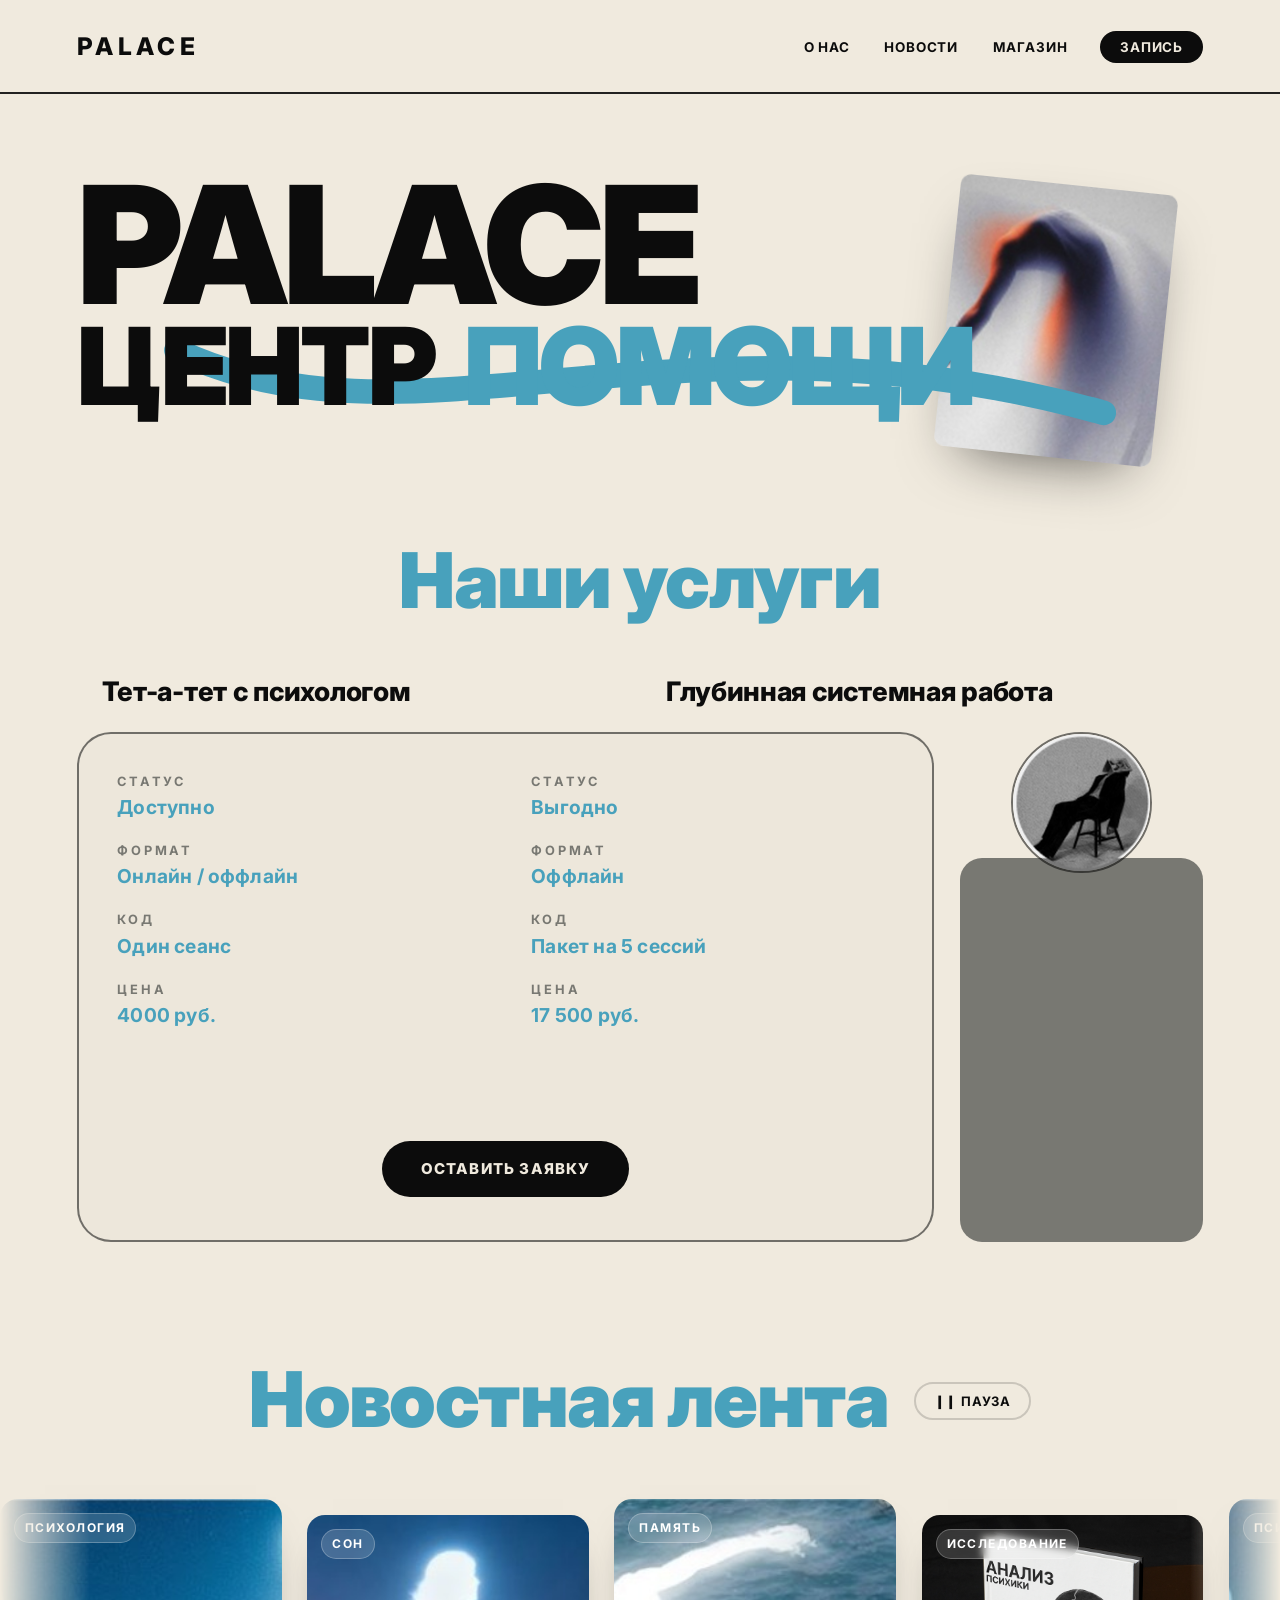
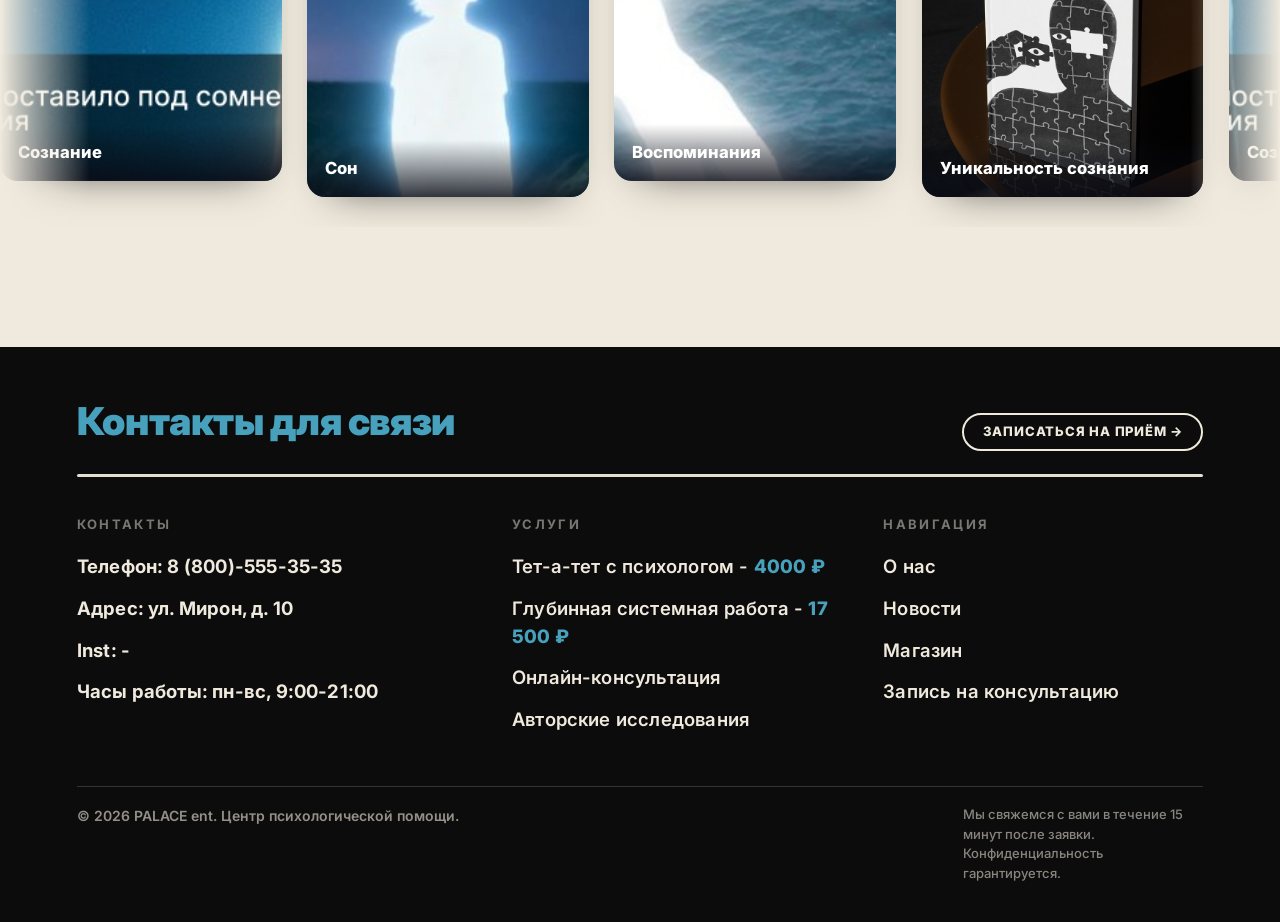
<file: index.html>
<!DOCTYPE html>
<html lang="ru">
<head>
<meta charset="UTF-8">
<meta name="viewport" content="width=device-width, initial-scale=1">
<title>PALACE — Центр помощи · Психология</title>
<meta name="description" content="PALACE — центр психологической помощи. Тет-а-тет с психологом и глубинная системная работа. Онлайн и оффлайн.">
<link rel="preconnect" href="https://fonts.googleapis.com">
<link rel="preconnect" href="https://fonts.gstatic.com" crossorigin>
<link href="https://fonts.googleapis.com/css2?family=Inter:wght@400;500;600;700;800;900&display=swap" rel="stylesheet">
<link rel="stylesheet" href="assets/css/style.css">
</head>
<body>

<header class="site-header">
  <nav class="nav container" aria-label="Главная навигация">
    <a class="brand" href="index.html">PALACE</a>
    <button class="burger" aria-label="Открыть меню" aria-expanded="false" aria-controls="primary-nav"><span></span><span></span><span></span></button>
    <ul class="nav-list" id="primary-nav">
      <li><a data-page="o-nas.html" href="o-nas.html">О нас</a></li>
      <li><a data-page="novosti.html" href="novosti.html">Новости</a></li>
      <li><a data-page="magazin.html" href="magazin.html">Магазин</a></li>
      <li><a class="nav-cta" data-page="zapis.html" href="zapis.html">Запись</a></li>
    </ul>
  </nav>
</header>

<main>
  <section class="hero container">
    <div class="hero-grid">
      <div class="hero-photo"><img loading="eager" fetchpriority="high" decoding="async" src="assets/img/hero-arm.jpg" alt="Абстрактный образ" width="298" height="374"></div>
      <div class="hero-swoosh" aria-hidden="true">
        <svg viewBox="0 0 1000 120" preserveAspectRatio="none">
          <path d="M10,30 C260,150 540,-30 990,96"></path>
        </svg>
      </div>
      <h1>
        <span class="line line-1">PALACE</span>
        <span class="line line-2"><span class="b">ЦЕНТР&nbsp;</span><span class="t">ПОМОЩИ</span></span>
      </h1>
    </div>
  </section>

  <section class="services container" id="services">
    <h2 class="section-title reveal">Наши услуги</h2>

    <div class="services-head reveal" data-d="1">
      <h3>Тет-а-тет с психологом</h3>
      <h3>Глубинная системная работа</h3>
    </div>

    <div class="services-wrap reveal" data-d="2">
      <div class="services-card">
        <div class="services-cols">
          <div class="spec">
            <div class="spec-row"><span class="k">Статус</span><span class="v">Доступно</span></div>
            <div class="spec-row"><span class="k">Формат</span><span class="v">Онлайн / оффлайн</span></div>
            <div class="spec-row"><span class="k">Код</span><span class="v">Один сеанс</span></div>
            <div class="spec-row"><span class="k">Цена</span><span class="v">4000 руб.</span></div>
          </div>
          <div class="spec">
            <div class="spec-row"><span class="k">Статус</span><span class="v">Выгодно</span></div>
            <div class="spec-row"><span class="k">Формат</span><span class="v">Оффлайн</span></div>
            <div class="spec-row"><span class="k">Код</span><span class="v">Пакет на 5 сессий</span></div>
            <div class="spec-row"><span class="k">Цена</span><span class="v">17 500 руб.</span></div>
          </div>
        </div>
        <a class="btn" href="zapis.html">Оставить заявку</a>
      </div>

      <aside class="services-aside" aria-hidden="true">
        <div class="disc"><img loading="lazy" decoding="async" src="assets/img/services-animal.jpg" alt=""></div>
        <div class="panel"></div>
      </aside>
    </div>
  </section>

  <section class="lenta">
    <div class="container">
      <div class="lenta-head reveal">
        <h2 class="section-title">Новостная лента</h2>
        <button class="ticker-toggle" id="tickerToggle" type="button" aria-pressed="false" aria-label="Поставить ленту на паузу">
          <span class="i-pause">❙❙&nbsp;Пауза</span><span class="i-play">▶&nbsp;Пуск</span>
        </button>
      </div>
    </div>
    <div class="ticker reveal" data-d="1">
      <div class="ticker-track">
        <a class="tcard" href="novost.html"><span class="tag">Психология</span><img loading="lazy" decoding="async" src="assets/img/news-soznanie.jpg" alt="Сознание"><span class="cap">Сознание</span></a>
        <a class="tcard" href="novost.html"><span class="tag">Сон</span><img loading="lazy" decoding="async" src="assets/img/news-son.jpg" alt="Сон"><span class="cap">Сон</span></a>
        <a class="tcard" href="novost.html"><span class="tag">Память</span><img loading="lazy" decoding="async" src="assets/img/news-vospominaniya.jpg" alt="Воспоминания"><span class="cap">Воспоминания</span></a>
        <a class="tcard" href="novost.html"><span class="tag">Исследование</span><img loading="lazy" decoding="async" src="assets/img/article-soznanie.jpg" alt="Исследование сознания"><span class="cap">Уникальность сознания</span></a>
      </div>
    </div>
  </section>
</main>

<footer class="site-footer">
  <div class="container">
    <div class="footer-top">
      <h2 class="footer-head">Контакты для связи</h2>
      <a class="footer-cta" href="zapis.html">Записаться на приём →</a>
    </div>
    <div class="footer-rule"></div>
    <div class="footer-grid">
      <div class="footer-col">
        <h3>Контакты</h3>
        <p>Телефон: 8 (800)-555-35-35</p>
        <p>Адрес: ул. Мирон, д. 10</p>
        <p>Inst: -</p>
        <p>Часы работы: пн-вс, 9:00-21:00</p>
      </div>
      <div class="footer-col footer-services">
        <h3>Услуги</h3>
        <ul>
          <li><a href="zapis.html">Тет-а-тет с психологом - <span class="price">4000 ₽</span></a></li>
          <li><a href="zapis.html">Глубинная системная работа - <span class="price">17 500 ₽</span></a></li>
          <li><a href="zapis.html">Онлайн-консультация</a></li>
          <li><a href="magazin.html">Авторские исследования</a></li>
        </ul>
      </div>
      <div class="footer-col footer-links">
        <h3>Навигация</h3>
        <ul>
          <li><a href="o-nas.html">О нас</a></li>
          <li><a href="novosti.html">Новости</a></li>
          <li><a href="magazin.html">Магазин</a></li>
          <li><a href="zapis.html">Запись на консультацию</a></li>
        </ul>
      </div>
    </div>
    <div class="footer-bottom">
      <span>© 2026 PALACE ent. Центр психологической помощи.</span>
      <span class="footer-note">Мы свяжемся с вами в течение 15 минут после заявки. Конфиденциальность гарантируется.</span>
    </div>
  </div>
</footer>

<script src="assets/js/main.js"></script>
</body>
</html>
</file>
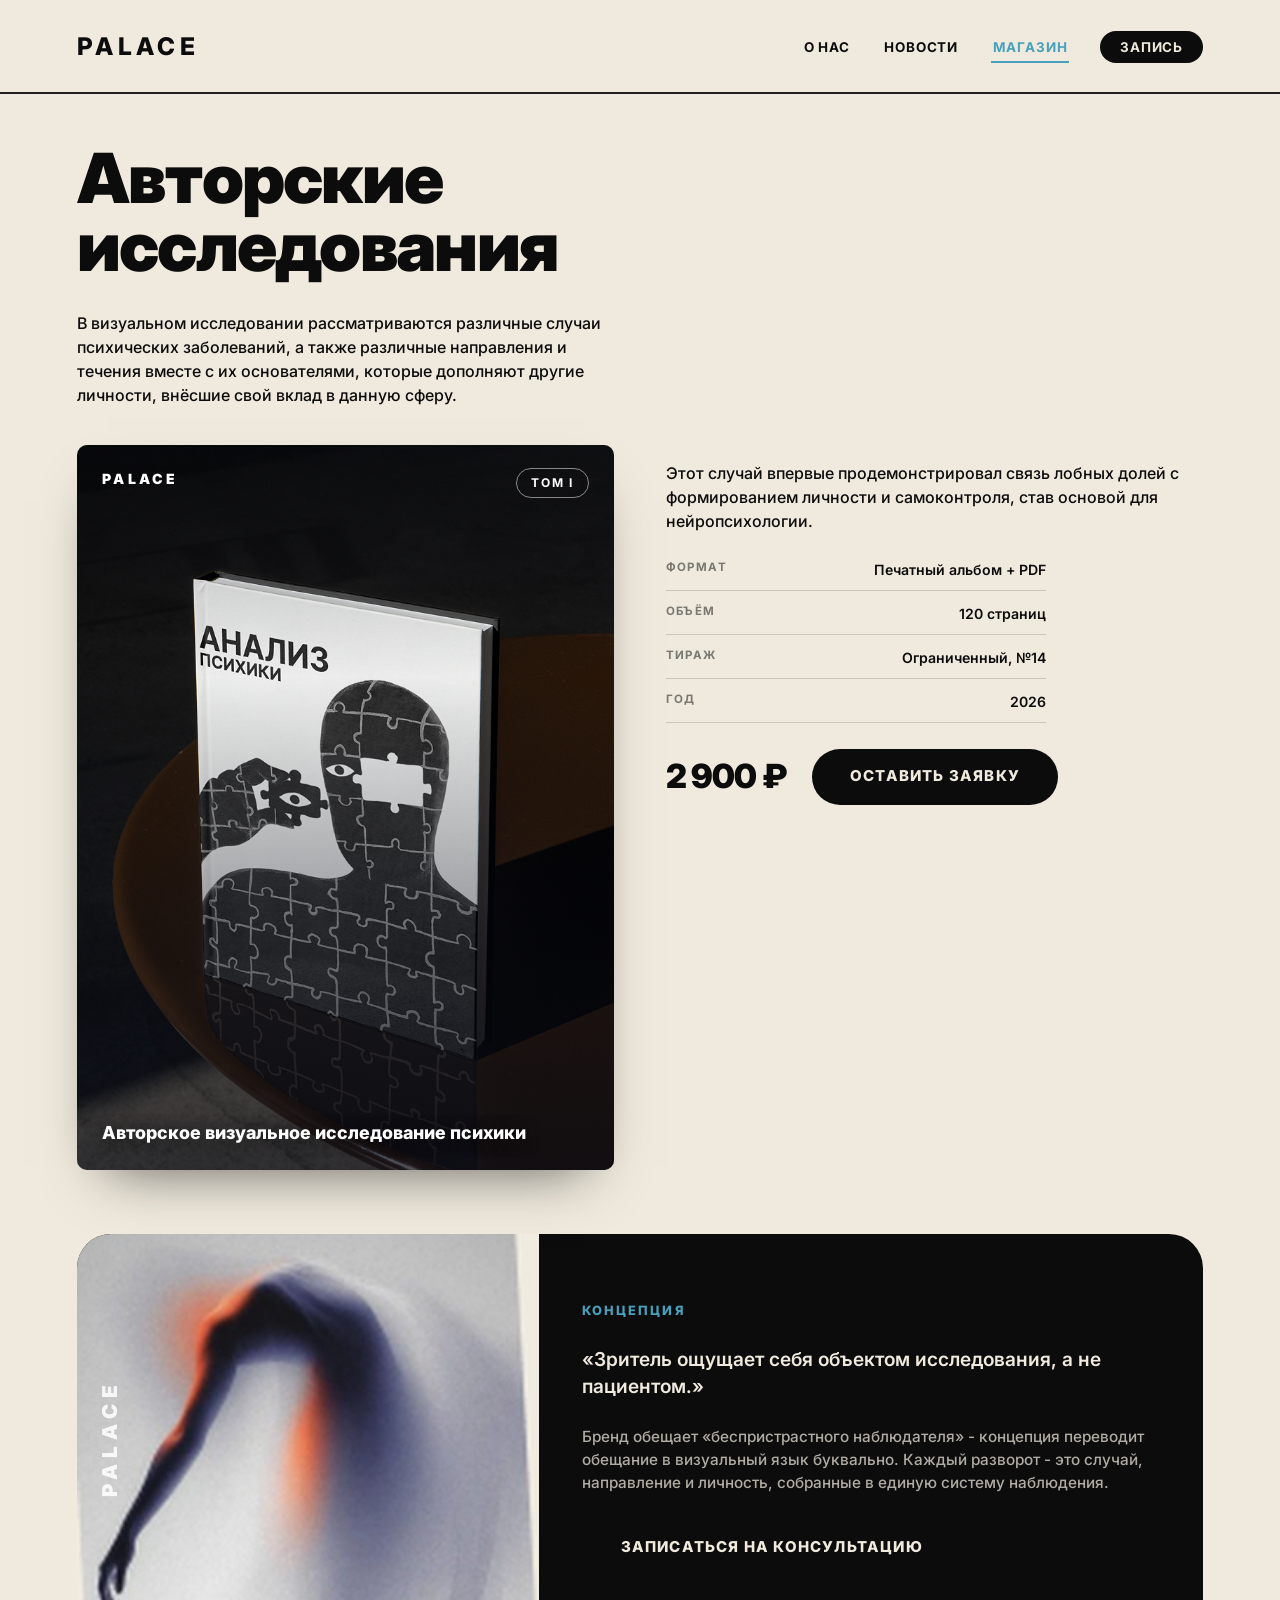
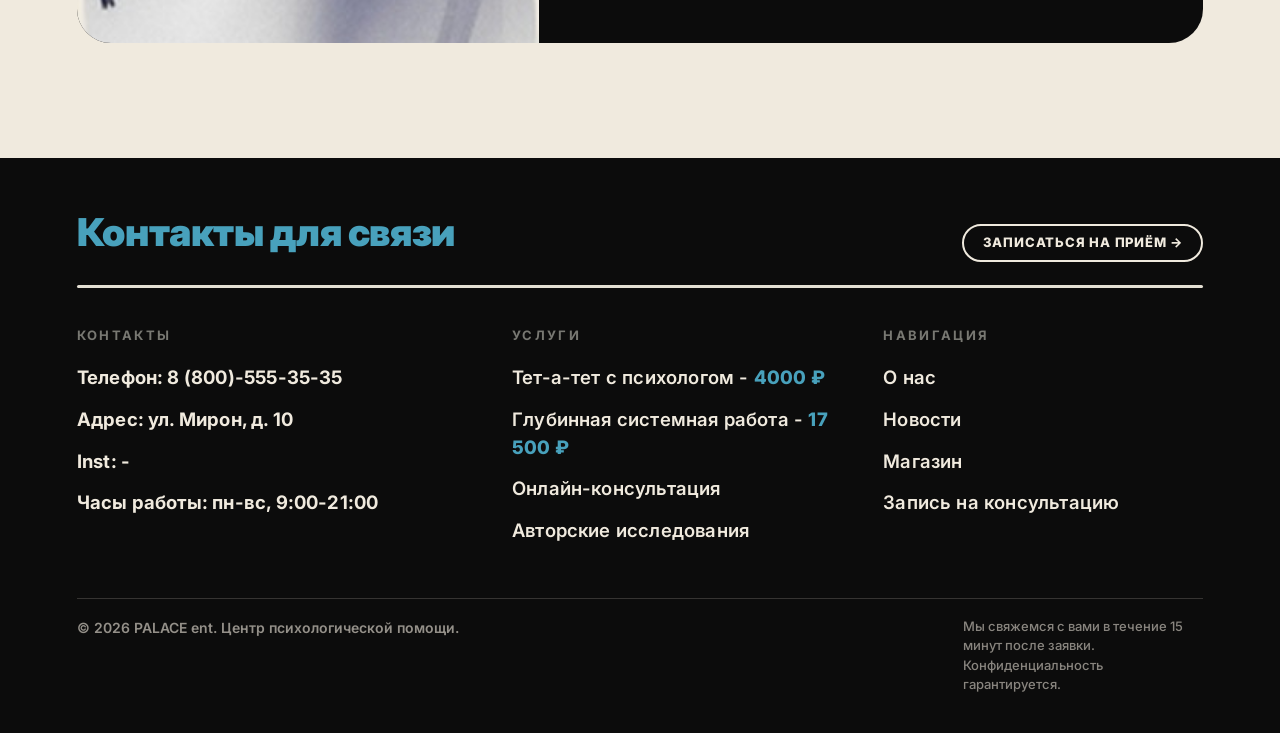
<file: magazin.html>
<!DOCTYPE html>
<html lang="ru">
<head>
<meta charset="UTF-8">
<meta name="viewport" content="width=device-width, initial-scale=1">
<title>Магазин - Авторские исследования · PALACE</title>
<meta name="description" content="Авторские визуальные исследования PALACE: случаи, направления и основатели в психологии.">
<link rel="preconnect" href="https://fonts.googleapis.com">
<link rel="preconnect" href="https://fonts.gstatic.com" crossorigin>
<link href="https://fonts.googleapis.com/css2?family=Inter:wght@400;500;600;700;800;900&display=swap" rel="stylesheet">
<link rel="stylesheet" href="assets/css/style.css">
<style>
  .shop-title{font-size:clamp(36px,5.4vw,90px);font-weight:900;letter-spacing:-.025em;line-height:.98;margin:0 0 clamp(20px,2.4vw,30px)}
  .shop-fig{position:relative;aspect-ratio:766/1032;border-radius:10px;overflow:hidden;box-shadow:0 26px 56px -30px rgba(12,12,12,.7)}
  .shop-fig img{position:absolute;inset:0;width:100%;height:100%;object-fit:cover;transition:transform .9s var(--ease)}
  .shop-fig:hover img{transform:scale(1.05)}
  .shop-fig::after{content:"";position:absolute;inset:0;background:linear-gradient(180deg,rgba(8,10,20,.28) 0%,transparent 32%,rgba(8,10,20,.72) 100%)}
  .shop-fig>span{position:absolute;z-index:2;color:#fff}
  .shop-fig .pal{top:clamp(16px,1.8vw,26px);left:clamp(18px,2vw,28px);font-weight:900;letter-spacing:.22em;font-size:clamp(14px,1.1vw,18px)}
  .shop-fig .vol{top:clamp(16px,1.8vw,26px);right:clamp(18px,2vw,28px);border:1.5px solid rgba(255,255,255,.5);border-radius:99px;padding:5px 14px;font-size:12px;font-weight:700;letter-spacing:.14em}
  .shop-fig .label{left:clamp(18px,2vw,30px);right:clamp(18px,2vw,30px);bottom:clamp(18px,2vw,30px);font-weight:800;font-size:clamp(16px,1.4vw,24px);text-shadow:0 2px 16px rgba(0,0,0,.55);line-height:1.2}
  .shop-meta{list-style:none;margin:clamp(18px,2vw,26px) 0;padding:0;display:grid;gap:12px;max-width:380px}
  .shop-meta li{display:flex;justify-content:space-between;gap:16px;border-bottom:1px solid var(--line-soft);padding-bottom:10px;font-weight:600;font-size:clamp(14px,1.1vw,18px)}
  .shop-meta li .mk{color:var(--gray);text-transform:uppercase;letter-spacing:.12em;font-size:clamp(11px,.9vw,14px);font-weight:700}
  .shop-buy{display:flex;align-items:center;gap:clamp(16px,2vw,28px);flex-wrap:wrap;margin-top:clamp(8px,1.5vw,16px)}
  .shop-buy .bprice{font-weight:900;font-size:clamp(26px,2.6vw,42px);letter-spacing:-.02em}
  .research-strip{margin-top:clamp(44px,5vw,88px);display:grid;grid-template-columns:.82fr 1.18fr;gap:0;background:var(--ink);color:var(--cream);border-radius:var(--r-lg);overflow:hidden}
  .research-strip .rs-img{position:relative;min-height:clamp(260px,32vw,460px)}
  .research-strip .rs-img img{position:absolute;inset:0;width:100%;height:100%;object-fit:cover}
  .research-strip .rs-img .vbrand{position:absolute;top:50%;left:18px;transform:translateY(-50%) rotate(180deg);writing-mode:vertical-rl;font-weight:900;letter-spacing:.3em;color:rgba(255,255,255,.85);font-size:clamp(16px,1.6vw,26px)}
  .research-strip .rs-body{padding:clamp(26px,3.4vw,60px);display:flex;flex-direction:column;justify-content:center;gap:clamp(18px,2vw,30px)}
  .research-strip .rs-body .tag{color:var(--blue);font-weight:800;letter-spacing:.16em;text-transform:uppercase;font-size:clamp(12px,1vw,15px)}
  .research-strip .rs-body p{margin:0;font-size:clamp(16px,1.5vw,26px);line-height:1.4;font-weight:600}
  .research-strip .rs-body p.small{font-size:clamp(14px,1.2vw,20px);color:rgba(240,234,222,.72);font-weight:500;line-height:1.5}
  @media(max-width:860px){.research-strip{grid-template-columns:1fr}}
</style>
</head>
<body>

<header class="site-header">
  <nav class="nav container" aria-label="Главная навигация">
    <a class="brand" href="index.html">PALACE</a>
    <button class="burger" aria-label="Открыть меню" aria-expanded="false" aria-controls="primary-nav"><span></span><span></span><span></span></button>
    <ul class="nav-list" id="primary-nav">
      <li><a data-page="o-nas.html" href="o-nas.html">О нас</a></li>
      <li><a data-page="novosti.html" href="novosti.html">Новости</a></li>
      <li><a data-page="magazin.html" href="magazin.html">Магазин</a></li>
      <li><a class="nav-cta" data-page="zapis.html" href="zapis.html">Запись</a></li>
    </ul>
  </nav>
</header>

<main class="page container">
  <h1 class="shop-title reveal">Авторские<br>исследования</h1>
  <p class="prose reveal" data-d="1" style="max-width:54ch">В визуальном исследовании рассматриваются различные случаи психических заболеваний, а также различные направления и течения вместе с их основателями, которые дополняют другие личности, внёсшие свой вклад в данную сферу.</p>

  <div class="shop-grid">
    <figure class="shop-fig reveal" data-d="1" style="margin:0">
      <img loading="lazy" decoding="async" src="assets/img/article-soznanie.jpg" alt="Обложка авторского исследования">
      <span class="pal">PALACE</span>
      <span class="vol">ТОМ&nbsp;I</span>
      <span class="label">Авторское визуальное исследование психики</span>
    </figure>

    <div class="shop-text reveal" data-d="2">
      <p class="prose">Этот случай впервые продемонстрировал связь лобных долей с формированием личности и самоконтроля, став основой для нейропсихологии.</p>
      <ul class="shop-meta">
        <li><span class="mk">Формат</span><span>Печатный альбом + PDF</span></li>
        <li><span class="mk">Объём</span><span>120 страниц</span></li>
        <li><span class="mk">Тираж</span><span>Ограниченный, №14</span></li>
        <li><span class="mk">Год</span><span>2026</span></li>
      </ul>
      <div class="shop-buy">
        <span class="bprice">2 900 ₽</span>
        <a class="btn" href="zapis.html">Оставить заявку</a>
      </div>
    </div>
  </div>

  <section class="research-strip reveal" data-d="1">
    <div class="rs-img">
      <img loading="lazy" decoding="async" src="assets/img/hero-arm.jpg" alt="Визуальный образ исследования">
      <span class="vbrand" aria-hidden="true">PALACE</span>
    </div>
    <div class="rs-body">
      <span class="tag">Концепция</span>
      <p>«Зритель ощущает себя объектом исследования, а не пациентом.»</p>
      <p class="small">Бренд обещает «беспристрастного наблюдателя» - концепция переводит обещание в визуальный язык буквально. Каждый разворот - это случай, направление и личность, собранные в единую систему наблюдения.</p>
      <a class="btn" href="zapis.html" style="align-self:flex-start">Записаться на консультацию</a>
    </div>
  </section>
</main>

<footer class="site-footer">
  <div class="container">
    <div class="footer-top">
      <h2 class="footer-head">Контакты для связи</h2>
      <a class="footer-cta" href="zapis.html">Записаться на приём →</a>
    </div>
    <div class="footer-rule"></div>
    <div class="footer-grid">
      <div class="footer-col">
        <h3>Контакты</h3>
        <p>Телефон: 8 (800)-555-35-35</p>
        <p>Адрес: ул. Мирон, д. 10</p>
        <p>Inst: -</p>
        <p>Часы работы: пн-вс, 9:00-21:00</p>
      </div>
      <div class="footer-col footer-services">
        <h3>Услуги</h3>
        <ul>
          <li><a href="zapis.html">Тет-а-тет с психологом - <span class="price">4000 ₽</span></a></li>
          <li><a href="zapis.html">Глубинная системная работа - <span class="price">17 500 ₽</span></a></li>
          <li><a href="zapis.html">Онлайн-консультация</a></li>
          <li><a href="magazin.html">Авторские исследования</a></li>
        </ul>
      </div>
      <div class="footer-col footer-links">
        <h3>Навигация</h3>
        <ul>
          <li><a href="o-nas.html">О нас</a></li>
          <li><a href="novosti.html">Новости</a></li>
          <li><a href="magazin.html">Магазин</a></li>
          <li><a href="zapis.html">Запись на консультацию</a></li>
        </ul>
      </div>
    </div>
    <div class="footer-bottom">
      <span>© 2026 PALACE ent. Центр психологической помощи.</span>
      <span class="footer-note">Мы свяжемся с вами в течение 15 минут после заявки. Конфиденциальность гарантируется.</span>
    </div>
  </div>
</footer>

<script src="assets/js/main.js"></script>
</body>
</html>
</file>
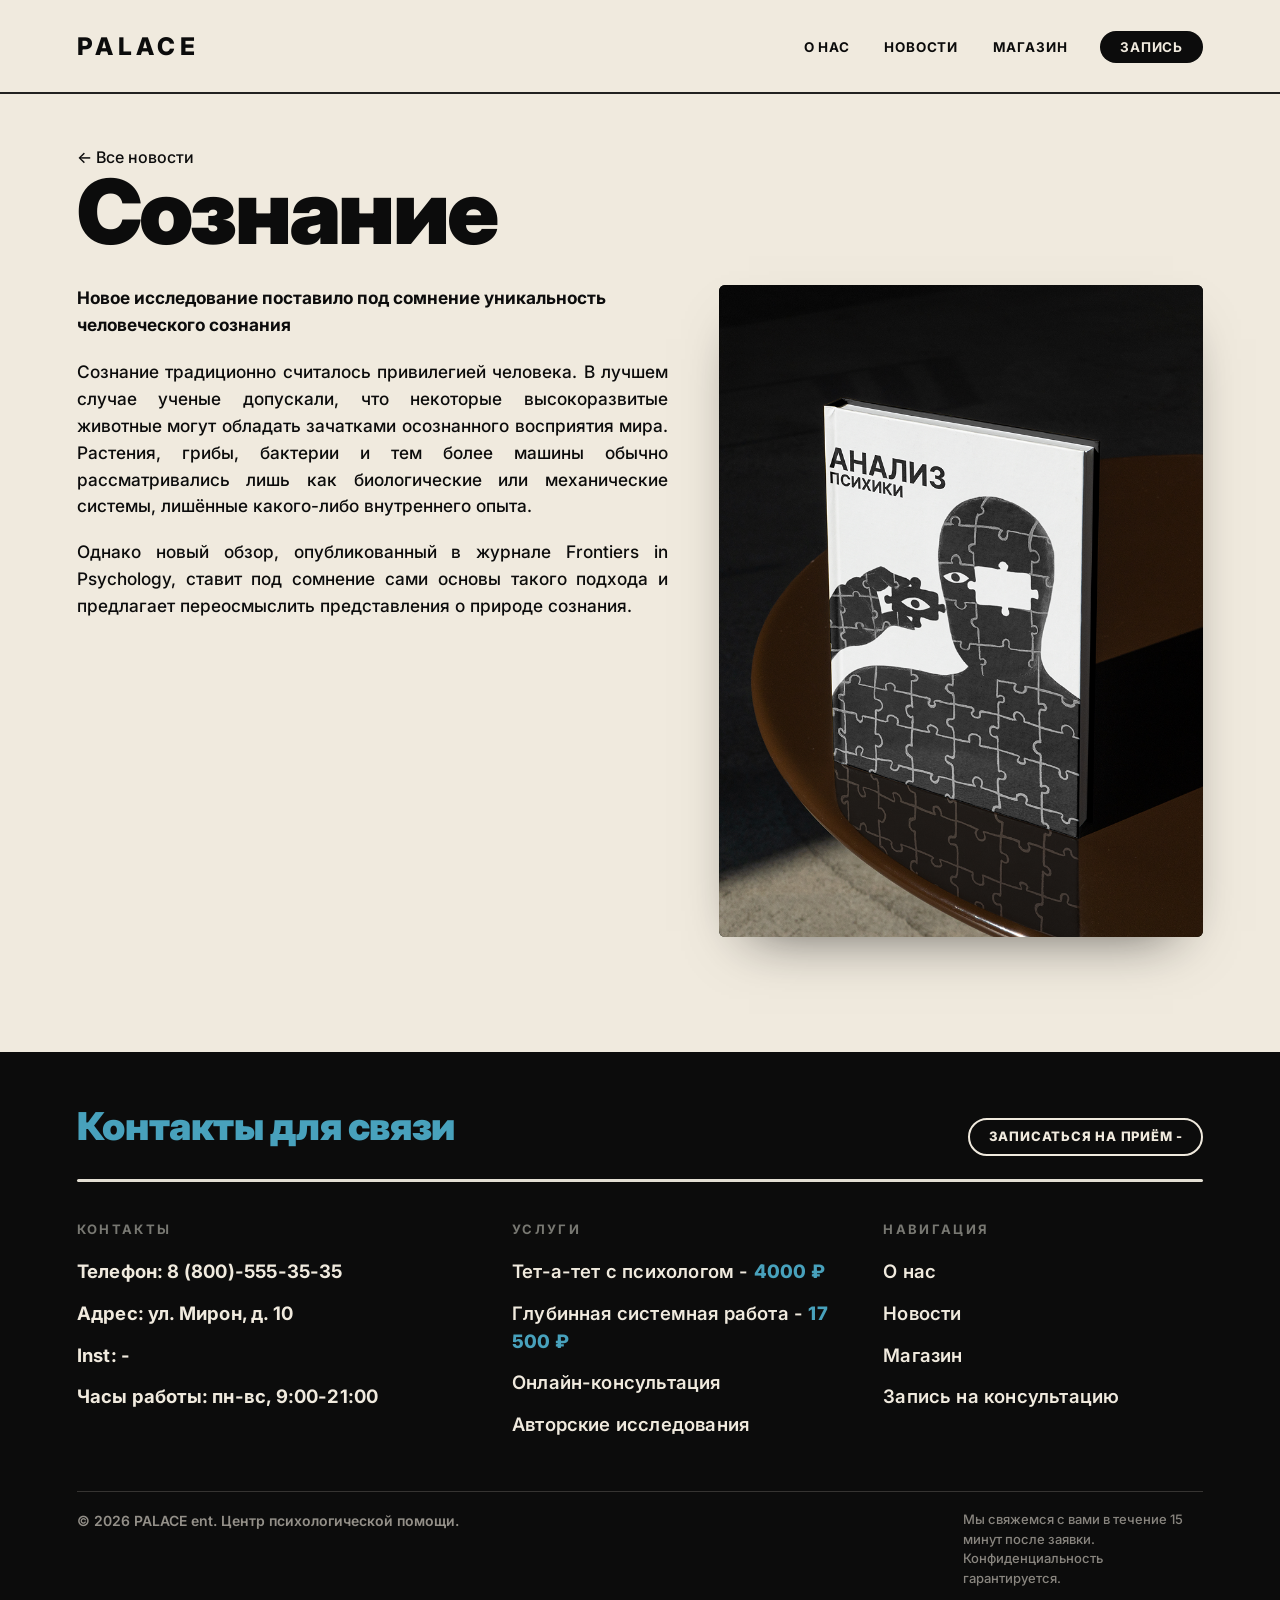
<file: novost.html>
<!DOCTYPE html>
<html lang="ru">
<head>
<meta charset="UTF-8">
<meta name="viewport" content="width=device-width, initial-scale=1">
<title>Сознание — Новости PALACE</title>
<meta name="description" content="Новое исследование поставило под сомнение уникальность человеческого сознания.">
<link rel="preconnect" href="https://fonts.googleapis.com">
<link rel="preconnect" href="https://fonts.gstatic.com" crossorigin>
<link href="https://fonts.googleapis.com/css2?family=Inter:wght@400;500;600;700;800;900&display=swap" rel="stylesheet">
<link rel="stylesheet" href="assets/css/style.css">
<style>
  .article{display:grid;grid-template-columns:1.1fr .9fr;gap:clamp(26px,4vw,80px);align-items:start;margin-top:clamp(20px,2.4vw,36px)}
  .article-photo{border-radius:6px;overflow:hidden;background:var(--ink);box-shadow:0 24px 56px -30px rgba(12,12,12,.7);position:sticky;top:120px}
  .article-photo img{width:100%;height:100%;object-fit:cover}
  .article .back{display:inline-flex;align-items:center;gap:.5em;font-weight:700;letter-spacing:.04em;color:var(--gray);margin-bottom:18px;transition:color .3s,gap .3s}
  .article .back:hover{color:var(--blue);gap:.9em}
  @media (max-width:880px){.article{grid-template-columns:1fr}.article-photo{position:static;order:-1}}
</style>
</head>
<body>

<header class="site-header">
  <nav class="nav container" aria-label="Главная навигация">
    <a class="brand" href="index.html">PALACE</a>
    <button class="burger" aria-label="Открыть меню" aria-expanded="false" aria-controls="primary-nav"><span></span><span></span><span></span></button>
    <ul class="nav-list" id="primary-nav">
      <li><a data-page="o-nas.html" href="o-nas.html">О нас</a></li>
      <li><a data-page="novosti.html" href="novosti.html">Новости</a></li>
      <li><a data-page="magazin.html" href="magazin.html">Магазин</a></li>
      <li><a class="nav-cta" data-page="zapis.html" href="zapis.html">Запись</a></li>
    </ul>
  </nav>
</header>

<main class="page container">
  <a class="back reveal" href="novosti.html">← Все новости</a>
  <h1 class="page-title reveal">Сознание</h1>

  <div class="article">
    <div class="prose reveal" data-d="1">
      <p class="lead" style="margin-bottom:1.2em">Новое исследование поставило под сомнение уникальность человеческого сознания</p>
      <p class="justify">Сознание традиционно считалось привилегией человека. В лучшем случае ученые допускали, что некоторые высокоразвитые животные могут обладать зачатками осознанного восприятия мира. Растения, грибы, бактерии и тем более машины обычно рассматривались лишь как биологические или механические системы, лишённые какого-либо внутреннего опыта.</p>
      <p class="justify">Однако новый обзор, опубликованный в журнале Frontiers in Psychology, ставит под сомнение сами основы такого подхода и предлагает переосмыслить представления о природе сознания.</p>
    </div>
    <figure class="article-photo reveal" data-d="2" style="margin:0">
      <img loading="lazy" decoding="async" src="assets/img/article-soznanie.jpg" alt="Силуэты и фигура света на берегу">
    </figure>
  </div>
</main>

<footer class="site-footer">
  <div class="container">
    <div class="footer-top">
      <h2 class="footer-head">Контакты для связи</h2>
      <a class="footer-cta" href="zapis.html">Записаться на приём -</a>
    </div>
    <div class="footer-rule"></div>
    <div class="footer-grid">
      <div class="footer-col">
        <h3>Контакты</h3>
        <p>Телефон: 8 (800)-555-35-35</p>
        <p>Адрес: ул. Мирон, д. 10</p>
        <p>Inst: -</p>
        <p>Часы работы: пн-вс, 9:00-21:00</p>
      </div>
      <div class="footer-col footer-services">
        <h3>Услуги</h3>
        <ul>
          <li><a href="zapis.html">Тет-а-тет с психологом - <span class="price">4000 ₽</span></a></li>
          <li><a href="zapis.html">Глубинная системная работа - <span class="price">17 500 ₽</span></a></li>
          <li><a href="zapis.html">Онлайн-консультация</a></li>
          <li><a href="magazin.html">Авторские исследования</a></li>
        </ul>
      </div>
      <div class="footer-col footer-links">
        <h3>Навигация</h3>
        <ul>
          <li><a href="o-nas.html">О нас</a></li>
          <li><a href="novosti.html">Новости</a></li>
          <li><a href="magazin.html">Магазин</a></li>
          <li><a href="zapis.html">Запись на консультацию</a></li>
        </ul>
      </div>
    </div>
    <div class="footer-bottom">
      <span>© 2026 PALACE ent. Центр психологической помощи.</span>
      <span class="footer-note">Мы свяжемся с вами в течение 15 минут после заявки. Конфиденциальность гарантируется.</span>
    </div>
  </div>
</footer>

<script src="assets/js/main.js"></script>
</body>
</html>
</file>
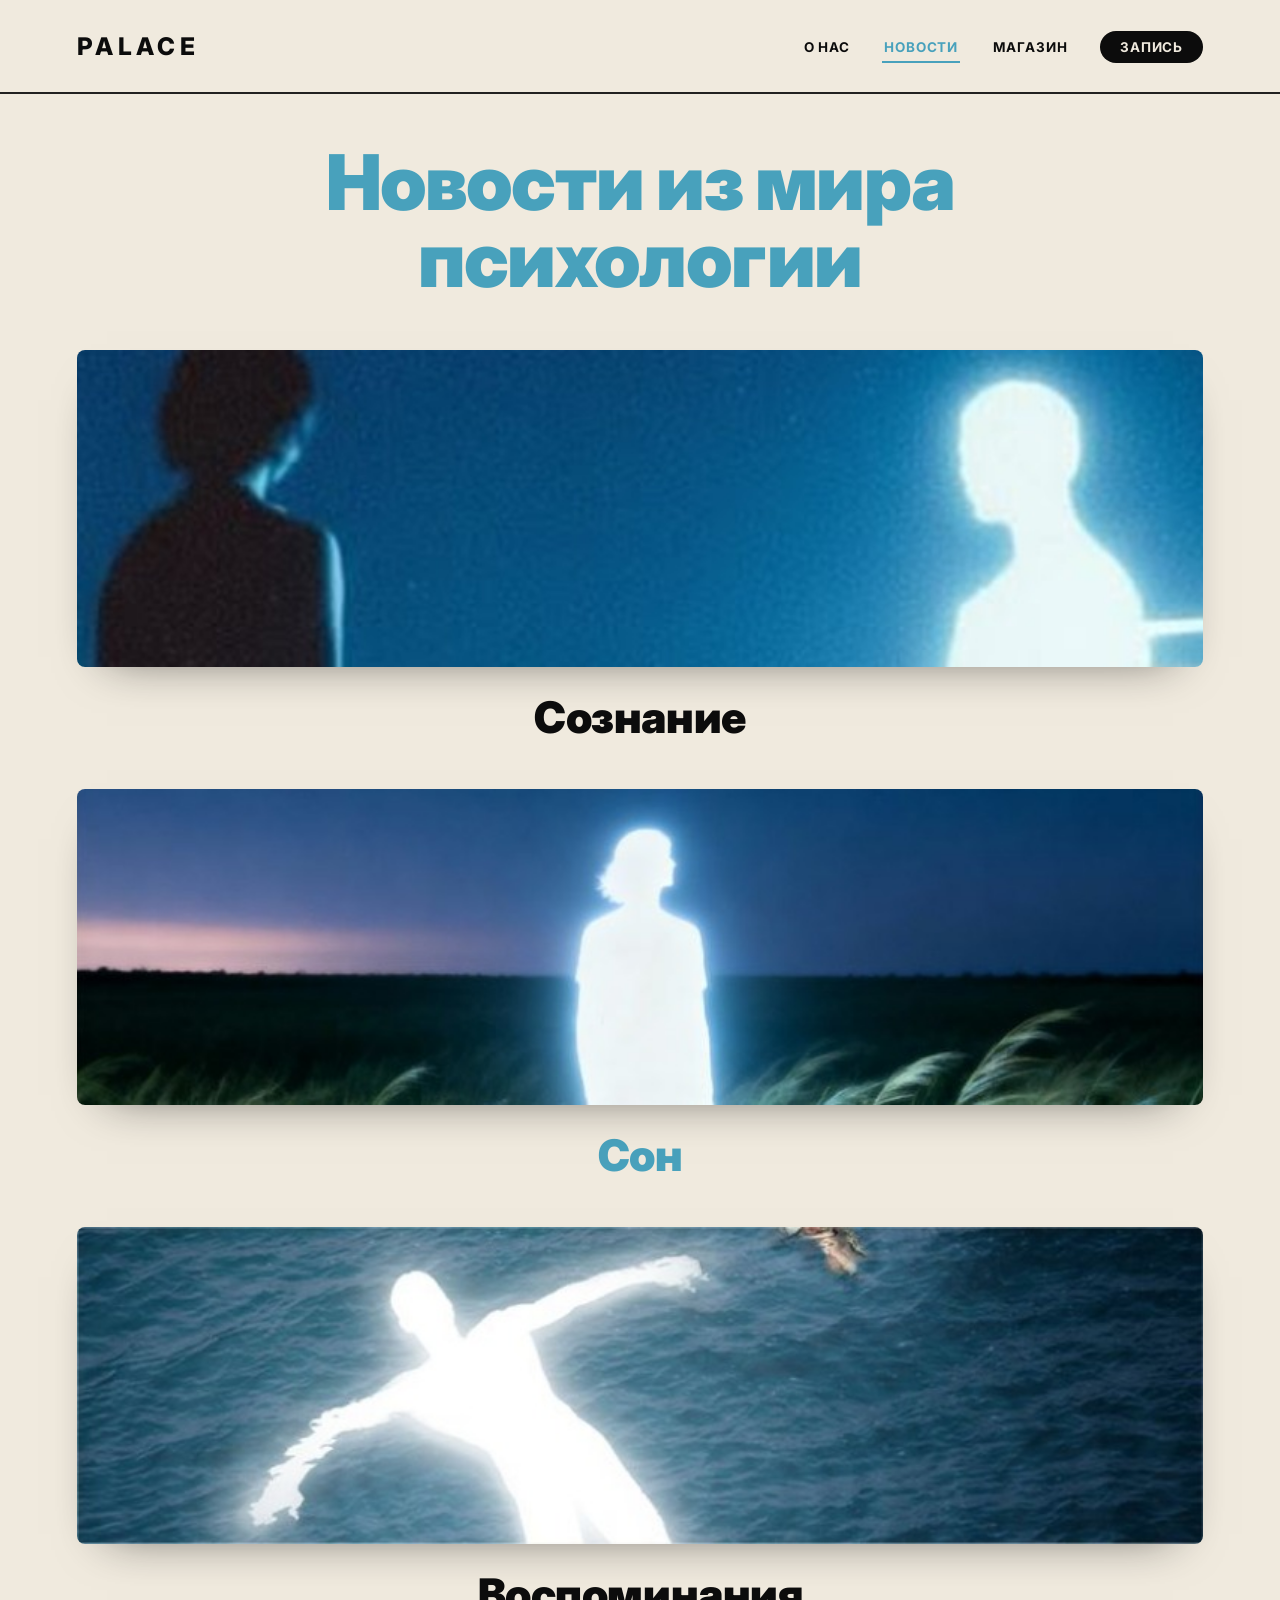
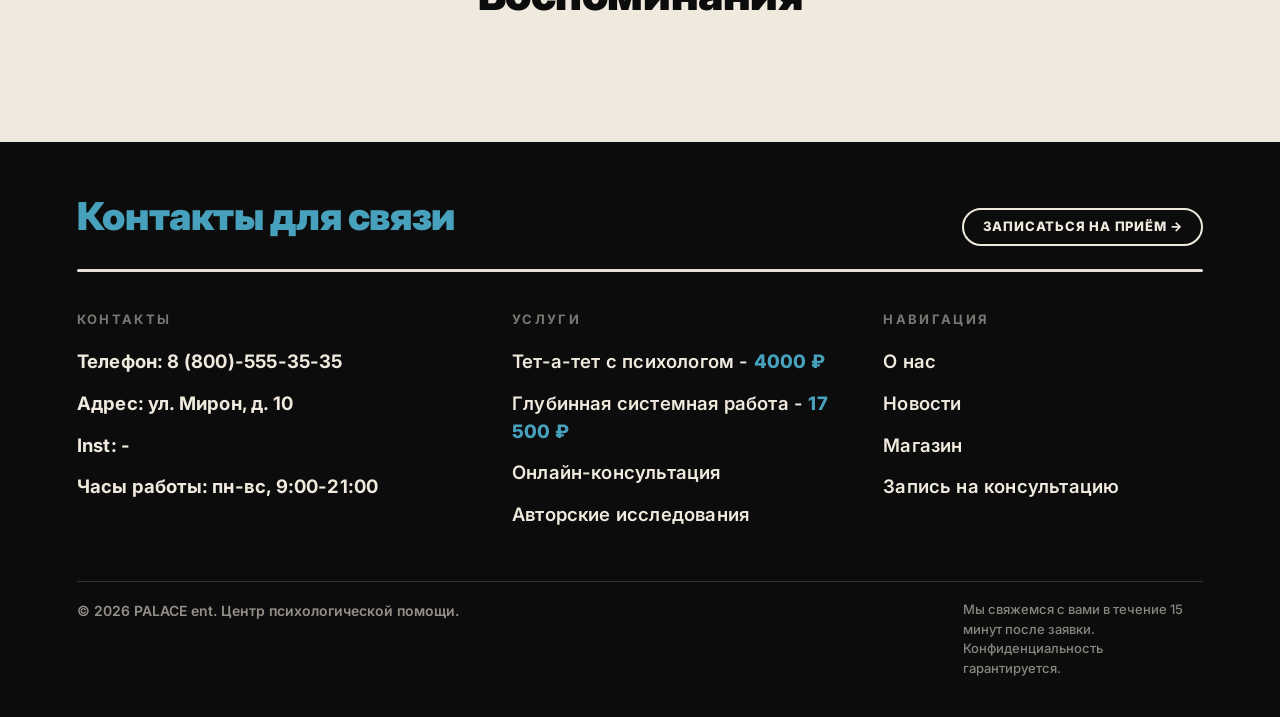
<file: novosti.html>
<!DOCTYPE html>
<html lang="ru">
<head>
<meta charset="UTF-8">
<meta name="viewport" content="width=device-width, initial-scale=1">
<title>Новости из мира психологии — PALACE</title>
<meta name="description" content="Новости и исследования из мира психологии: сознание, сон, память.">
<link rel="preconnect" href="https://fonts.googleapis.com">
<link rel="preconnect" href="https://fonts.gstatic.com" crossorigin>
<link href="https://fonts.googleapis.com/css2?family=Inter:wght@400;500;600;700;800;900&display=swap" rel="stylesheet">
<link rel="stylesheet" href="assets/css/style.css">
</head>
<body>

<header class="site-header">
  <nav class="nav container" aria-label="Главная навигация">
    <a class="brand" href="index.html">PALACE</a>
    <button class="burger" aria-label="Открыть меню" aria-expanded="false" aria-controls="primary-nav"><span></span><span></span><span></span></button>
    <ul class="nav-list" id="primary-nav">
      <li><a data-page="o-nas.html" href="o-nas.html">О нас</a></li>
      <li><a data-page="novosti.html" href="novosti.html">Новости</a></li>
      <li><a data-page="magazin.html" href="magazin.html">Магазин</a></li>
      <li><a class="nav-cta" data-page="zapis.html" href="zapis.html">Запись</a></li>
    </ul>
  </nav>
</header>

<main class="page container">
  <h1 class="section-title reveal" style="margin-bottom:0">Новости из мира<br>психологии</h1>

  <div class="news-list">
    <article class="reveal" data-d="1">
      <a class="news-item" href="novost.html">
        <div class="ph">
          <img loading="lazy" decoding="async" src="assets/img/news-soznanie-clean.jpg" alt="Сознание">
          <div class="news-bar"><p>Новое исследование поставило под сомнение уникальность человеческого сознания</p><span class="more">Читать →</span></div>
        </div>
      </a>
      <h2 class="news-cap">Сознание</h2>
    </article>

    <article class="reveal" data-d="1">
      <a class="news-item" href="novost.html">
        <div class="ph">
          <img loading="lazy" decoding="async" src="assets/img/news-son.jpg" alt="Сон">
          <div class="news-bar"><p>Сон как окно в бессознательное - что происходит с психикой, пока мы спим</p><span class="more">Читать →</span></div>
        </div>
      </a>
      <h2 class="news-cap u-indigo">Сон</h2>
    </article>

    <article class="reveal" data-d="1">
      <a class="news-item" href="novost.html">
        <div class="ph">
          <img loading="lazy" decoding="async" src="assets/img/news-vospominaniya.jpg" alt="Воспоминания">
          <div class="news-bar"><p>Память: как мозг конструирует, хранит и переписывает наше прошлое</p><span class="more">Читать →</span></div>
        </div>
      </a>
      <h2 class="news-cap">Воспоминания</h2>
    </article>
  </div>
</main>

<footer class="site-footer">
  <div class="container">
    <div class="footer-top">
      <h2 class="footer-head">Контакты для связи</h2>
      <a class="footer-cta" href="zapis.html">Записаться на приём →</a>
    </div>
    <div class="footer-rule"></div>
    <div class="footer-grid">
      <div class="footer-col">
        <h3>Контакты</h3>
        <p>Телефон: 8 (800)-555-35-35</p>
        <p>Адрес: ул. Мирон, д. 10</p>
        <p>Inst: -</p>
        <p>Часы работы: пн-вс, 9:00-21:00</p>
      </div>
      <div class="footer-col footer-services">
        <h3>Услуги</h3>
        <ul>
          <li><a href="zapis.html">Тет-а-тет с психологом - <span class="price">4000 ₽</span></a></li>
          <li><a href="zapis.html">Глубинная системная работа - <span class="price">17 500 ₽</span></a></li>
          <li><a href="zapis.html">Онлайн-консультация</a></li>
          <li><a href="magazin.html">Авторские исследования</a></li>
        </ul>
      </div>
      <div class="footer-col footer-links">
        <h3>Навигация</h3>
        <ul>
          <li><a href="o-nas.html">О нас</a></li>
          <li><a href="novosti.html">Новости</a></li>
          <li><a href="magazin.html">Магазин</a></li>
          <li><a href="zapis.html">Запись на консультацию</a></li>
        </ul>
      </div>
    </div>
    <div class="footer-bottom">
      <span>© 2026 PALACE ent. Центр психологической помощи.</span>
      <span class="footer-note">Мы свяжемся с вами в течение 15 минут после заявки. Конфиденциальность гарантируется.</span>
    </div>
  </div>
</footer>

<script src="assets/js/main.js"></script>
</body>
</html>
</file>
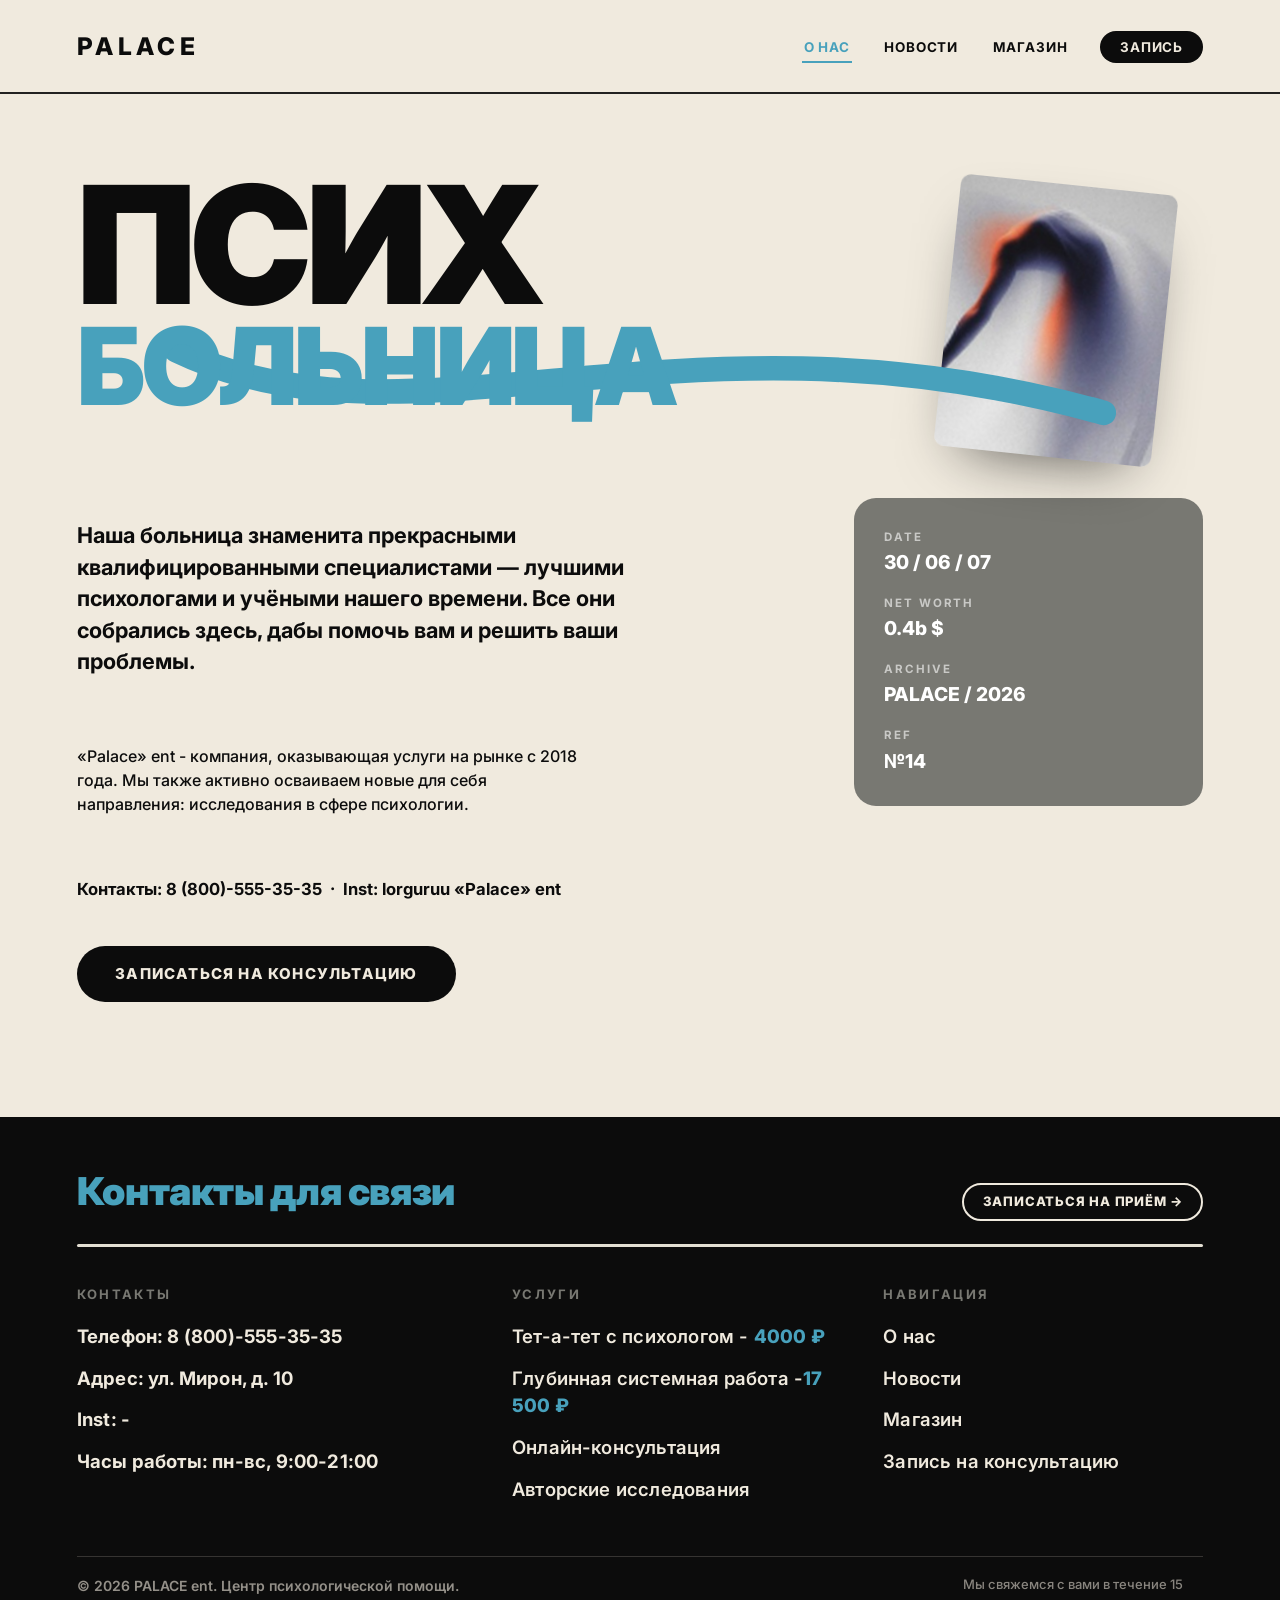
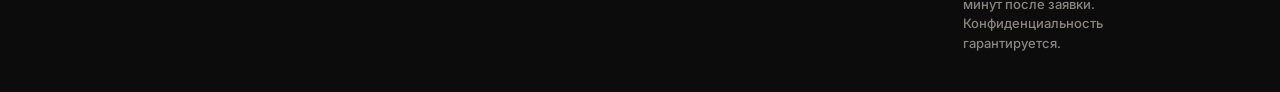
<file: o-nas.html>
<!DOCTYPE html>
<html lang="ru">
<head>
<meta charset="UTF-8">
<meta name="viewport" content="width=device-width, initial-scale=1">
<title>О нас — PALACE</title>
<meta name="description" content="PALACE ent — центр психологической помощи на рынке с 2018 года. Квалифицированные психологи и учёные.">
<link rel="preconnect" href="https://fonts.googleapis.com">
<link rel="preconnect" href="https://fonts.gstatic.com" crossorigin>
<link href="https://fonts.googleapis.com/css2?family=Inter:wght@400;500;600;700;800;900&display=swap" rel="stylesheet">
<link rel="stylesheet" href="assets/css/style.css">
<style>
  .about-grid{display:grid;grid-template-columns:1.35fr .65fr;gap:clamp(24px,4vw,70px);align-items:start;margin-top:clamp(6px,1.5vw,24px)}
  .about-text{display:flex;flex-direction:column;gap:clamp(18px,2.2vw,32px);align-items:flex-start}
  .about-stats{background:var(--gray);border-radius:var(--r-md);padding:clamp(22px,2.4vw,40px);display:grid;gap:2px 0;color:#fff}
  .about-stats .k{color:rgba(255,255,255,.6);text-transform:uppercase;letter-spacing:.16em;font-weight:700;font-size:clamp(11px,.9vw,14px);margin-top:16px}
  .about-stats .k:first-child{margin-top:0}
  .about-stats .v{font-weight:800;font-size:clamp(16px,1.5vw,26px)}
  @media(max-width:860px){.about-grid{grid-template-columns:1fr}}
</style>
</head>
<body>

<header class="site-header">
  <nav class="nav container" aria-label="Главная навигация">
    <a class="brand" href="index.html">PALACE</a>
    <button class="burger" aria-label="Открыть меню" aria-expanded="false" aria-controls="primary-nav"><span></span><span></span><span></span></button>
    <ul class="nav-list" id="primary-nav">
      <li><a data-page="o-nas.html" href="o-nas.html">О нас</a></li>
      <li><a data-page="novosti.html" href="novosti.html">Новости</a></li>
      <li><a data-page="magazin.html" href="magazin.html">Магазин</a></li>
      <li><a class="nav-cta" data-page="zapis.html" href="zapis.html">Запись</a></li>
    </ul>
  </nav>
</header>

<main>
  <section class="hero container">
    <div class="hero-grid">
      <div class="hero-photo"><img loading="eager" fetchpriority="high" decoding="async" src="assets/img/hero-arm.jpg" alt="" width="298" height="374"></div>
      <div class="hero-swoosh" aria-hidden="true">
        <svg viewBox="0 0 1000 120" preserveAspectRatio="none">
          <path d="M10,30 C260,150 540,-30 990,96"></path>
        </svg>
      </div>
      <h1>
        <span class="line line-1">ПСИХ</span>
        <span class="line line-2"><span class="t">БОЛЬНИЦА</span></span>
      </h1>
    </div>
  </section>

  <section class="container" style="padding-bottom:clamp(30px,4vw,60px)">
    <div class="about-grid">
      <div class="about-text">
        <p class="lead reveal">Наша больница знаменита прекрасными квалифицированными специалистами — лучшими психологами и учёными нашего времени. Все они собрались здесь, дабы помочь вам и решить ваши проблемы.</p>
        <p class="prose reveal" data-d="1" style="max-width:52ch">«Palace» ent - компания, оказывающая услуги на рынке с 2018 года. Мы также активно осваиваем новые для себя направления: исследования в сфере психологии.</p>
        <p class="reveal" data-d="2" style="font-weight:700;font-size:clamp(16px,1.3vw,24px)">Контакты: 8 (800)-555-35-35 &nbsp;·&nbsp; Inst: lorguruu «Palace» ent</p>
        <a class="btn reveal" data-d="2" href="zapis.html">Записаться на консультацию</a>
      </div>

      <aside class="about-stats reveal" data-d="1">
        <span class="k">Date</span><span class="v">30 / 06 / 07</span>
        <span class="k">Net worth</span><span class="v">0.4b&nbsp;$</span>
        <span class="k">Archive</span><span class="v">PALACE / 2026</span>
        <span class="k">Ref</span><span class="v">№14</span>
      </aside>
    </div>
  </section>
</main>

<footer class="site-footer">
  <div class="container">
    <div class="footer-top">
      <h2 class="footer-head">Контакты для связи</h2>
      <a class="footer-cta" href="zapis.html">Записаться на приём →</a>
    </div>
    <div class="footer-rule"></div>
    <div class="footer-grid">
      <div class="footer-col">
        <h3>Контакты</h3>
        <p>Телефон: 8 (800)-555-35-35</p>
        <p>Адрес: ул. Мирон, д. 10</p>
        <p>Inst: -</p>
        <p>Часы работы: пн-вс, 9:00-21:00</p>
      </div>
      <div class="footer-col footer-services">
        <h3>Услуги</h3>
        <ul>
          <li><a href="zapis.html">Тет-а-тет с психологом - <span class="price">4000 ₽</span></a></li>
          <li><a href="zapis.html">Глубинная системная работа -<span class="price">17 500 ₽</span></a></li>
          <li><a href="zapis.html">Онлайн-консультация</a></li>
          <li><a href="magazin.html">Авторские исследования</a></li>
        </ul>
      </div>
      <div class="footer-col footer-links">
        <h3>Навигация</h3>
        <ul>
          <li><a href="o-nas.html">О нас</a></li>
          <li><a href="novosti.html">Новости</a></li>
          <li><a href="magazin.html">Магазин</a></li>
          <li><a href="zapis.html">Запись на консультацию</a></li>
        </ul>
      </div>
    </div>
    <div class="footer-bottom">
      <span>© 2026 PALACE ent. Центр психологической помощи.</span>
      <span class="footer-note">Мы свяжемся с вами в течение 15 минут после заявки. Конфиденциальность гарантируется.</span>
    </div>
  </div>
</footer>

<script src="assets/js/main.js"></script>
</body>
</html>
</file>
<file: assets/css/style.css>
:root{
  --cream:#F0EADE;
  --cream-2:#E9E2D4;
  --ink:#0C0C0C;
  --blue:#48A1BC;
  --red:#B41E1E;
  --gray:#787872;
  --line:rgba(12,12,12,.9);
  --line-soft:rgba(12,12,12,.16);
  --card:#EDE7DB;
  --card-border:rgba(12,12,12,.55);
  --font:"Inter","Helvetica Neue",Arial,sans-serif;
  --pad:clamp(20px,6vw,136px);
  --maxw:1648px;
  --r-lg:34px;
  --r-md:22px;
  --ease:cubic-bezier(.22,.61,.36,1);
  --ease-out:cubic-bezier(.16,1,.3,1);
}

*,*::before,*::after{box-sizing:border-box}
html{scroll-behavior:smooth;-webkit-text-size-adjust:100%;overflow-x:hidden}
body{
  margin:0;
  font-family:var(--font);
  background:var(--cream);
  color:var(--ink);
  font-weight:500;
  line-height:1.5;
  overflow-x:hidden;
  -webkit-font-smoothing:antialiased;
  opacity:0;
  animation:bodyIn .7s var(--ease-out) forwards;
}
@keyframes bodyIn{to{opacity:1}}
img{max-width:100%;display:block}
a{color:inherit;text-decoration:none}
button{font-family:inherit;cursor:pointer}
::selection{background:var(--blue);color:#fff}

a:focus-visible,button:focus-visible,.btn:focus-visible,.footer-cta:focus-visible,
.nav-cta:focus-visible,.news-item:focus-visible,.tcard:focus-visible,
input:focus-visible,select:focus-visible,textarea:focus-visible{
  outline:3px solid var(--blue);outline-offset:3px;border-radius:6px;
}
.burger:focus-visible{outline:2px solid var(--blue);outline-offset:3px;border-radius:6px}
body.no-scroll{overflow:hidden}

.container{max-width:var(--maxw);margin-inline:auto;padding-inline:var(--pad)}
.u-indigo{color:var(--blue)}

.site-header{
  position:sticky;top:0;z-index:60;
  background:color-mix(in srgb,var(--cream) 86%,transparent);
  backdrop-filter:blur(10px);-webkit-backdrop-filter:blur(10px);
  border-bottom:2px solid var(--line);
  transition:background .35s var(--ease),box-shadow .35s var(--ease);
}
.site-header.shrink{box-shadow:0 8px 30px -18px rgba(0,0,0,.5)}
.nav{
  display:flex;align-items:center;justify-content:space-between;
  gap:24px;height:clamp(64px,7.2vw,118px);
  transition:height .35s var(--ease);
}
.site-header.shrink .nav{height:clamp(56px,5vw,84px)}
.brand{
  font-weight:800;letter-spacing:.18em;font-size:clamp(20px,1.9vw,34px);
  transition:transform .4s var(--ease);
}
.brand:hover{transform:translateY(-1px)}
.nav-list{display:flex;align-items:center;gap:clamp(18px,2.4vw,46px);list-style:none;margin:0;padding:0}
.nav-list a{
  position:relative;font-weight:700;letter-spacing:.06em;text-transform:uppercase;
  font-size:clamp(13px,1.05vw,20px);padding:6px 2px;color:var(--ink);
  transition:color .3s var(--ease);
}
.nav-list a:not(.nav-cta)::after{
  content:"";position:absolute;left:0;right:100%;bottom:-2px;height:2px;
  background:var(--blue);transition:right .4s var(--ease);
}
.nav-list a:not(.nav-cta):hover,.nav-list a.active:not(.nav-cta){color:var(--blue)}
.nav-list a:not(.nav-cta):hover::after,.nav-list a.active:not(.nav-cta)::after{right:0}

.nav-cta{
  background:var(--ink);color:var(--cream)!important;
  border-radius:999px;padding:.6em 1.5em!important;letter-spacing:.08em;overflow:hidden;
  transition:transform .35s var(--ease),box-shadow .35s var(--ease),background .35s var(--ease);
}
.nav-cta::after{display:none}
.nav-cta:hover{transform:translateY(-2px);box-shadow:0 10px 24px -10px rgba(72,161,188,.8);background:var(--blue)}

.burger{display:none;width:44px;height:44px;border:none;background:transparent;position:relative}
.burger span{position:absolute;left:9px;right:9px;height:2.5px;background:var(--ink);border-radius:2px;transition:transform .4s var(--ease),opacity .25s}
.burger span:nth-child(1){top:14px}
.burger span:nth-child(2){top:21px}
.burger span:nth-child(3){top:28px}
body.menu-open .burger span:nth-child(1){transform:translateY(7px) rotate(45deg)}
body.menu-open .burger span:nth-child(2){opacity:0}
body.menu-open .burger span:nth-child(3){transform:translateY(-7px) rotate(-45deg)}

.btn{
  display:inline-flex;align-items:center;justify-content:center;gap:.6em;
  background:var(--ink);color:var(--cream);border:none;border-radius:999px;
  font-weight:800;letter-spacing:.08em;text-transform:uppercase;font-size:clamp(15px,1.15vw,22px);
  padding:clamp(14px,1.3vw,24px) clamp(28px,3vw,58px);
  position:relative;overflow:hidden;isolation:isolate;
  transition:transform .4s var(--ease),box-shadow .4s var(--ease);
}
.btn::before{
  content:"";position:absolute;inset:0;z-index:-1;
  background:var(--blue);transform:translateY(101%);transition:transform .45s var(--ease-out);
}
.btn:hover{transform:translateY(-3px);box-shadow:0 16px 34px -14px rgba(72,161,188,.75)}
.btn:hover::before{transform:translateY(0)}
.btn:active{transform:translateY(-1px) scale(.99)}
.btn--block{display:flex;width:100%}

.display{font-weight:900;line-height:.95;letter-spacing:-.025em;margin:0}
.section-title{
  text-align:center;font-weight:900;letter-spacing:-.02em;color:var(--blue);
  font-size:clamp(30px,6vw,96px);line-height:1;margin:0;overflow-wrap:break-word;
}
.page-title{
  font-weight:900;letter-spacing:-.03em;line-height:.95;margin:0;
  font-size:clamp(33px,7vw,116px);overflow-wrap:break-word;
}

.hero{position:relative;padding-top:clamp(40px,6vw,96px);padding-bottom:clamp(40px,5vw,90px)}
.hero-grid{position:relative}
.hero h1{margin:0;position:relative;z-index:2}
.hero .line{display:block;font-weight:900;letter-spacing:-.03em;line-height:.9;overflow-wrap:break-word}
.hero .line-1{font-size:clamp(44px,12.8vw,232px)}
.hero .line-2{font-size:clamp(30px,8.4vw,168px);display:flex;flex-wrap:wrap;gap:0 .12em}
.hero .line-2 .b{color:var(--ink)}
.hero .line-2 .t{color:var(--blue)}
.hero-photo{
  position:absolute;z-index:1;top:clamp(2px,1vw,18px);right:clamp(0px,3vw,90px);
  width:clamp(120px,17vw,300px);aspect-ratio:298/374;border-radius:10px;overflow:hidden;
  transform:rotate(var(--rot,6deg)) translateY(var(--py,0px));
  box-shadow:0 26px 60px -28px rgba(12,12,12,.7);
  opacity:0;animation:heroFade 1s .2s var(--ease-out) forwards;
}
.hero-photo img{width:100%;height:100%;object-fit:cover;animation:heroZoom 1.3s .2s var(--ease-out) both}
@keyframes heroFade{to{opacity:1}}
@keyframes heroZoom{from{transform:scale(1.14)}to{transform:scale(1)}}
.hero-swoosh{position:absolute;z-index:1;left:8%;right:8%;top:62%;height:clamp(10px,1.4vw,26px);pointer-events:none}
.hero-swoosh svg{width:100%;height:auto;overflow:visible}
.hero-swoosh path{
  fill:none;stroke:var(--blue);stroke-width:26;stroke-linecap:round;
  stroke-dasharray:1400;stroke-dashoffset:1400;animation:draw 1.3s .55s var(--ease-out) forwards;
}
@keyframes draw{to{stroke-dashoffset:0}}

.services{padding-block:clamp(40px,5vw,84px)}
.services .section-title{margin-bottom:clamp(34px,4vw,72px)}
.services-head{
  display:grid;grid-template-columns:1fr 1fr;gap:clamp(20px,4vw,160px);
  max-width:1140px;margin:0 auto clamp(16px,1.6vw,26px);padding-inline:clamp(0px,2vw,40px);
}
.services-head h3{font-size:clamp(20px,2.1vw,38px);font-weight:800;letter-spacing:-.01em;margin:0}
.services-wrap{display:flex;gap:clamp(16px,2vw,34px);align-items:stretch;justify-content:center}
.services-card{
  flex:1;max-width:1255px;background:var(--card);
  border:2px solid var(--card-border);border-radius:var(--r-lg);
  padding:clamp(26px,3vw,56px) clamp(24px,3vw,64px) clamp(30px,3.4vw,60px);
  display:flex;flex-direction:column;
}
.services-cols{display:grid;grid-template-columns:1fr 1fr;gap:clamp(20px,4vw,160px);flex:1}
.spec{display:flex;flex-direction:column;gap:clamp(14px,1.5vw,26px)}
.spec-row{transition:transform .35s var(--ease)}
.spec-row:hover{transform:translateX(6px)}
.spec-row .k{display:block;color:var(--gray);font-weight:700;letter-spacing:.22em;text-transform:uppercase;font-size:clamp(12px,1vw,18px);margin-bottom:.15em}
.spec-row .v{display:block;color:var(--blue);font-weight:700;letter-spacing:.01em;font-size:clamp(16px,1.5vw,28px)}
.services-card .btn{margin:clamp(26px,3vw,46px) auto 0}
.services-aside{
  width:clamp(120px,19vw,371px);flex:0 0 auto;position:relative;
  display:flex;flex-direction:column;align-items:center;justify-content:flex-end;
}
.services-aside .disc{
  width:clamp(80px,11vw,219px);aspect-ratio:1;border-radius:50%;overflow:hidden;
  border:2px solid var(--card-border);position:relative;z-index:2;margin-bottom:-6%;
  filter:grayscale(1) contrast(1.05);transition:transform .5s var(--ease),filter .5s;
}
.services-aside:hover .disc{transform:translateY(-6px) rotate(-3deg);filter:grayscale(.4)}
.services-aside .disc img{width:100%;height:100%;object-fit:cover}
.services-aside .panel{width:100%;flex:1;min-height:clamp(180px,30vw,607px);background:var(--gray);border-radius:var(--r-md)}

.lenta{padding-block:clamp(36px,4.4vw,70px);overflow-x:clip}
.lenta-head{display:flex;align-items:center;justify-content:center;gap:clamp(14px,2vw,26px);flex-wrap:wrap;margin-bottom:clamp(30px,3.6vw,58px)}
.lenta-head .section-title{margin-bottom:0}
.ticker-toggle{
  display:inline-flex;align-items:center;gap:.5em;background:transparent;border:2px solid var(--line-soft);
  color:var(--ink);border-radius:999px;padding:9px 18px;font-weight:700;font-size:13px;
  letter-spacing:.06em;text-transform:uppercase;
  transition:border-color .3s var(--ease),color .3s var(--ease),transform .3s var(--ease);
}
.ticker-toggle:hover{border-color:var(--blue);color:var(--blue);transform:translateY(-2px)}
.ticker-toggle .i-play{display:none}
.ticker-toggle[aria-pressed="true"] .i-pause{display:none}
.ticker-toggle[aria-pressed="true"] .i-play{display:inline}
.ticker-track.paused{animation-play-state:paused}
.ticker{
  position:relative;padding-block:30px;
  -webkit-mask-image:linear-gradient(90deg,transparent,#000 7%,#000 93%,transparent);
  mask-image:linear-gradient(90deg,transparent,#000 7%,#000 93%,transparent);
}
.ticker-track{display:flex;width:max-content;gap:clamp(16px,2vw,34px);animation:scrollX 38s linear infinite}
.ticker:hover .ticker-track{animation-play-state:paused}
@keyframes scrollX{from{transform:translateX(0)}to{transform:translateX(-50%)}}
.tcard{
  position:relative;flex:0 0 auto;width:clamp(210px,22vw,340px);aspect-ratio:1/1;
  border-radius:18px;overflow:hidden;box-shadow:0 18px 40px -26px rgba(12,12,12,.7);
  transition:transform .45s var(--ease),box-shadow .45s var(--ease);
}
.tcard:nth-child(odd){transform:translateY(-16px)}
.tcard:hover{transform:translateY(-24px) scale(1.03);box-shadow:0 30px 56px -24px rgba(12,12,12,.75)}
.tcard img{width:100%;height:100%;object-fit:cover;transition:transform .8s var(--ease)}
.tcard:hover img{transform:scale(1.08)}
.tcard .cap{
  position:absolute;left:0;right:0;bottom:0;padding:16px 18px;color:#fff;
  font-weight:800;font-size:clamp(16px,1.3vw,22px);background:linear-gradient(transparent,rgba(8,10,20,.82));
}
.tcard .tag{
  position:absolute;top:14px;left:14px;background:rgba(255,255,255,.16);backdrop-filter:blur(4px);
  color:#fff;font-size:12px;font-weight:700;letter-spacing:.12em;text-transform:uppercase;
  padding:5px 10px;border-radius:99px;border:1px solid rgba(255,255,255,.25);
}

.site-footer{background:var(--ink);color:var(--cream);padding-top:clamp(34px,3.6vw,56px);padding-bottom:clamp(28px,3vw,48px);margin-top:clamp(40px,5vw,80px)}
.footer-top{display:flex;flex-wrap:wrap;align-items:flex-end;justify-content:space-between;gap:18px;padding-bottom:clamp(18px,1.8vw,28px)}
.footer-head{color:var(--blue);font-weight:900;letter-spacing:-.01em;font-size:clamp(28px,3vw,44px);margin:0}
.footer-cta{
  display:inline-flex;align-items:center;gap:.6em;color:var(--cream);
  border:2px solid var(--cream);border-radius:999px;padding:.55em 1.4em;
  font-weight:800;letter-spacing:.06em;text-transform:uppercase;font-size:clamp(13px,1vw,17px);
  transition:background .35s var(--ease),color .35s var(--ease),transform .35s var(--ease);
}
.footer-cta:hover{background:var(--blue);border-color:var(--blue);color:#fff;transform:translateY(-2px)}
.footer-rule{height:3px;background:var(--cream);opacity:.95;border-radius:2px}
.footer-grid{display:grid;grid-template-columns:1.2fr 1fr 1fr;gap:clamp(24px,4vw,80px);padding-top:clamp(26px,3vw,46px)}
.footer-col h3{font-size:clamp(13px,1vw,16px);text-transform:uppercase;letter-spacing:.18em;color:var(--gray);font-weight:700;margin:0 0 18px}
.footer-col p,.footer-col li{font-size:clamp(17px,1.45vw,26px);font-weight:700;margin:0 0 14px;letter-spacing:.01em}
.footer-col ul{list-style:none;margin:0;padding:0}
.footer-col li{font-weight:600}
.footer-links a,.footer-services a{position:relative;display:inline;transition:color .3s var(--ease),padding-left .3s var(--ease)}
.footer-links a::before,.footer-services a::before{content:"";position:absolute;left:-16px;top:.7em;width:0;height:2px;background:var(--blue);transition:width .3s var(--ease)}
.footer-links a:hover,.footer-services a:hover{color:#fff;padding-left:4px}
.footer-links a:hover::before,.footer-services a:hover::before{width:10px}
.footer-services .price{color:var(--blue);font-weight:800}
.footer-bottom{display:flex;flex-wrap:wrap;justify-content:space-between;gap:10px;margin-top:clamp(26px,3vw,44px);padding-top:18px;border-top:1px solid rgba(240,234,222,.18);color:rgba(240,234,222,.6);font-size:14px;font-weight:600}
.footer-note{color:rgba(240,234,222,.55);font-size:13px;font-weight:500;line-height:1.5;max-width:30ch}

.reveal{opacity:0;transform:translateY(34px);transition:opacity .8s var(--ease-out),transform .8s var(--ease-out)}
.reveal.in{opacity:1;transform:none}
.reveal[data-d="1"]{transition-delay:.08s}
.reveal[data-d="2"]{transition-delay:.16s}
.reveal[data-d="3"]{transition-delay:.24s}

.page{padding-top:clamp(28px,4vw,70px);padding-bottom:clamp(30px,4vw,60px)}
.lead{font-size:clamp(18px,1.7vw,30px);font-weight:700;max-width:46ch;line-height:1.45}
.prose p{font-size:clamp(16px,1.35vw,25px);line-height:1.55;max-width:54ch;margin:0 0 1.1em}
.prose p.justify{text-align:justify}

.news-list{display:flex;flex-direction:column;gap:clamp(26px,3vw,52px);margin-top:clamp(34px,4vw,64px)}
.news-item{position:relative;border-radius:8px;overflow:hidden;display:block;box-shadow:0 20px 46px -30px rgba(12,12,12,.65);transition:transform .5s var(--ease),box-shadow .5s var(--ease)}
.news-item:hover{transform:translateY(-6px);box-shadow:0 34px 60px -28px rgba(12,12,12,.7)}
.news-item .ph{position:relative;aspect-ratio:1333/375;overflow:hidden;background:var(--ink)}
.news-item .ph img{width:100%;height:100%;object-fit:cover;transition:transform .9s var(--ease)}
.news-item:hover .ph img{transform:scale(1.06)}
.news-bar{
  position:absolute;left:0;right:0;bottom:0;z-index:2;display:flex;align-items:center;justify-content:space-between;
  gap:clamp(14px,2vw,30px);background:var(--ink);color:#fff;padding:clamp(16px,1.8vw,28px) clamp(20px,2.2vw,38px);
  transform:translateY(101%);transition:transform .5s var(--ease-out);
}
.news-item:hover .news-bar,.news-item:focus-visible .news-bar{transform:translateY(0)}
.news-bar p{margin:0;font-weight:700;line-height:1.3;font-size:clamp(14px,1.25vw,21px);max-width:78%}
.news-bar .more{flex:0 0 auto;color:var(--blue);font-weight:800;letter-spacing:.04em;white-space:nowrap;font-size:clamp(14px,1.1vw,19px)}
.news-cap{text-align:center;font-weight:900;letter-spacing:-.01em;font-size:clamp(28px,3.4vw,58px);margin:clamp(12px,1.4vw,22px) 0 0}

.shop-grid{display:grid;grid-template-columns:1fr 1fr;gap:clamp(28px,4vw,90px);margin-top:clamp(28px,3vw,54px);align-items:start}

.booking-deco{position:relative;margin:clamp(20px,3vw,40px) 0 clamp(26px,3vw,46px);min-height:clamp(150px,18vw,300px)}
.booking-deco .panel{position:absolute;right:0;top:clamp(20px,2.5vw,40px);left:clamp(120px,17vw,344px);height:clamp(150px,18vw,300px);background:var(--gray);border-radius:var(--r-md)}
.booking-deco .disc{position:absolute;left:0;top:0;width:clamp(110px,18vw,372px);aspect-ratio:1;border-radius:50%;overflow:hidden;border:3px solid var(--card-border)}
.booking-deco .disc img{width:100%;height:100%;object-fit:cover}
.form{margin-top:clamp(20px,2vw,30px);display:flex;flex-direction:column;gap:clamp(16px,1.6vw,28px);max-width:1657px}
.field{position:relative}
.field label.flab{display:block;font-weight:700;font-size:clamp(15px,1.2vw,22px);margin-bottom:8px;letter-spacing:.01em}
.control{
  width:100%;background:transparent;border:2px solid var(--card-border);border-radius:var(--r-md);
  font-family:inherit;font-size:clamp(15px,1.15vw,21px);font-weight:600;color:var(--ink);
  padding:clamp(14px,1.3vw,22px) clamp(18px,1.6vw,30px);
  transition:border-color .3s var(--ease),box-shadow .3s var(--ease),background .3s;
}
.control::placeholder{color:rgba(12,12,12,.42);font-weight:500}
.control:focus{outline:none;border-color:var(--blue);box-shadow:0 0 0 4px rgba(72,161,188,.18);background:rgba(255,255,255,.35)}
textarea.control{min-height:clamp(120px,14vw,200px);resize:vertical}
.form-row{display:grid;grid-template-columns:1fr 1fr;gap:clamp(16px,1.6vw,28px)}
.field .err{color:var(--red);font-size:14px;font-weight:600;margin-top:6px;min-height:1em;opacity:0;transform:translateY(-3px);transition:.25s}
.field.invalid .control{border-color:var(--red);box-shadow:0 0 0 4px rgba(180,30,30,.12)}
.field.invalid .err{opacity:1;transform:none}
.form-note{font-size:clamp(13px,1vw,16px);color:var(--gray);font-weight:600}
.form-status{font-weight:700;font-size:clamp(15px,1.2vw,20px);min-height:1.4em}
.form-status.bad{color:var(--red)}

.splash{position:fixed;inset:0;z-index:200;display:grid;place-items:center;background:color-mix(in srgb,var(--ink) 72%,transparent);backdrop-filter:blur(6px);opacity:0;visibility:hidden;transition:.4s}
.splash.show{opacity:1;visibility:visible}
.splash .box{background:var(--cream);border-radius:var(--r-lg);padding:clamp(30px,4vw,60px);max-width:520px;width:90%;text-align:center;transform:translateY(24px) scale(.96);transition:.5s var(--ease-out)}
.splash.show .box{transform:none}
.splash .ico{width:84px;height:84px;border-radius:50%;background:var(--blue);display:grid;place-items:center;margin:0 auto 22px}
.splash .ico svg{width:42px;height:42px}
.splash h3{font-size:clamp(26px,3vw,40px);font-weight:900;margin:0 0 12px;letter-spacing:-.02em}
.splash p{font-size:clamp(15px,1.3vw,20px);color:var(--ink);font-weight:500;margin:0 0 24px}

.err-wrap{text-align:left;max-width:1100px}
.err-wrap .display{font-size:clamp(58px,13vw,210px);line-height:.9}
.err-sub{font-weight:800;font-size:clamp(20px,2.4vw,44px);margin:clamp(20px,2vw,30px) 0 10px}

.flatpickr-calendar{border-radius:18px!important;box-shadow:0 24px 60px -24px rgba(12,12,12,.5)!important;font-family:var(--font)!important}
.flatpickr-day.selected,.flatpickr-day.selected:hover{background:var(--blue)!important;border-color:var(--blue)!important}
.flatpickr-day:hover{background:var(--cream-2)!important}
.flatpickr-months .flatpickr-month,.flatpickr-weekdays{color:var(--ink)!important;fill:var(--ink)!important}

@media (max-width:980px){
  .hero-photo{position:relative;right:auto;margin:24px auto 0;--rot:4deg}
  .hero .line-2{justify-content:flex-start}
  .services-wrap{flex-direction:column}
  .services-aside{flex-direction:row;width:100%;align-items:center;gap:18px;min-height:auto}
  .services-aside .panel{min-height:140px}
  .services-aside .disc{margin-bottom:0}
  .shop-grid{grid-template-columns:1fr}
}
@media (max-width:760px){
  .burger{display:block;z-index:70}
  .nav-list{
    position:fixed;top:0;right:0;left:auto;height:100vh;height:100dvh;width:min(80%,300px);
    flex-direction:column;justify-content:flex-start;align-items:flex-start;gap:24px;
    padding:96px 36px 40px;background:var(--cream);border-left:2px solid var(--line);
    transform:translateX(100%);transition:transform .45s var(--ease);z-index:55;
    box-shadow:-30px 0 60px -30px rgba(0,0,0,.4);
  }
  body.menu-open .nav-list{transform:none}
  body.menu-open{overflow:hidden}
  .nav-list a{font-size:22px}
  .nav-cta{align-self:flex-start}
  .services-head,.services-cols{grid-template-columns:1fr;gap:14px}
  .services-head h3:last-child{margin-top:18px}
  .form-row{grid-template-columns:1fr}
  .footer-grid{grid-template-columns:1fr;gap:30px}
  .booking-deco{min-height:auto;display:flex;gap:14px;align-items:center}
  .booking-deco .panel{position:static;left:auto;right:auto;top:auto;flex:1;height:clamp(110px,28vw,160px)}
  .booking-deco .disc{position:static;flex:0 0 auto;width:clamp(96px,28vw,140px)}
}
@media (max-width:560px){
  .news-bar p{font-size:13px;max-width:70%}
  .news-bar .more{font-size:13px}
}
@media (prefers-reduced-motion:reduce){
  *,*::before,*::after{animation-duration:.001ms!important;animation-iteration-count:1!important;transition-duration:.001ms!important;scroll-behavior:auto!important}
  .ticker-track{animation:none;flex-wrap:wrap;justify-content:center}
  .ticker-track>.tcard:nth-child(n+5){display:none}
  .tcard:nth-child(odd){transform:none}
}
</file>
